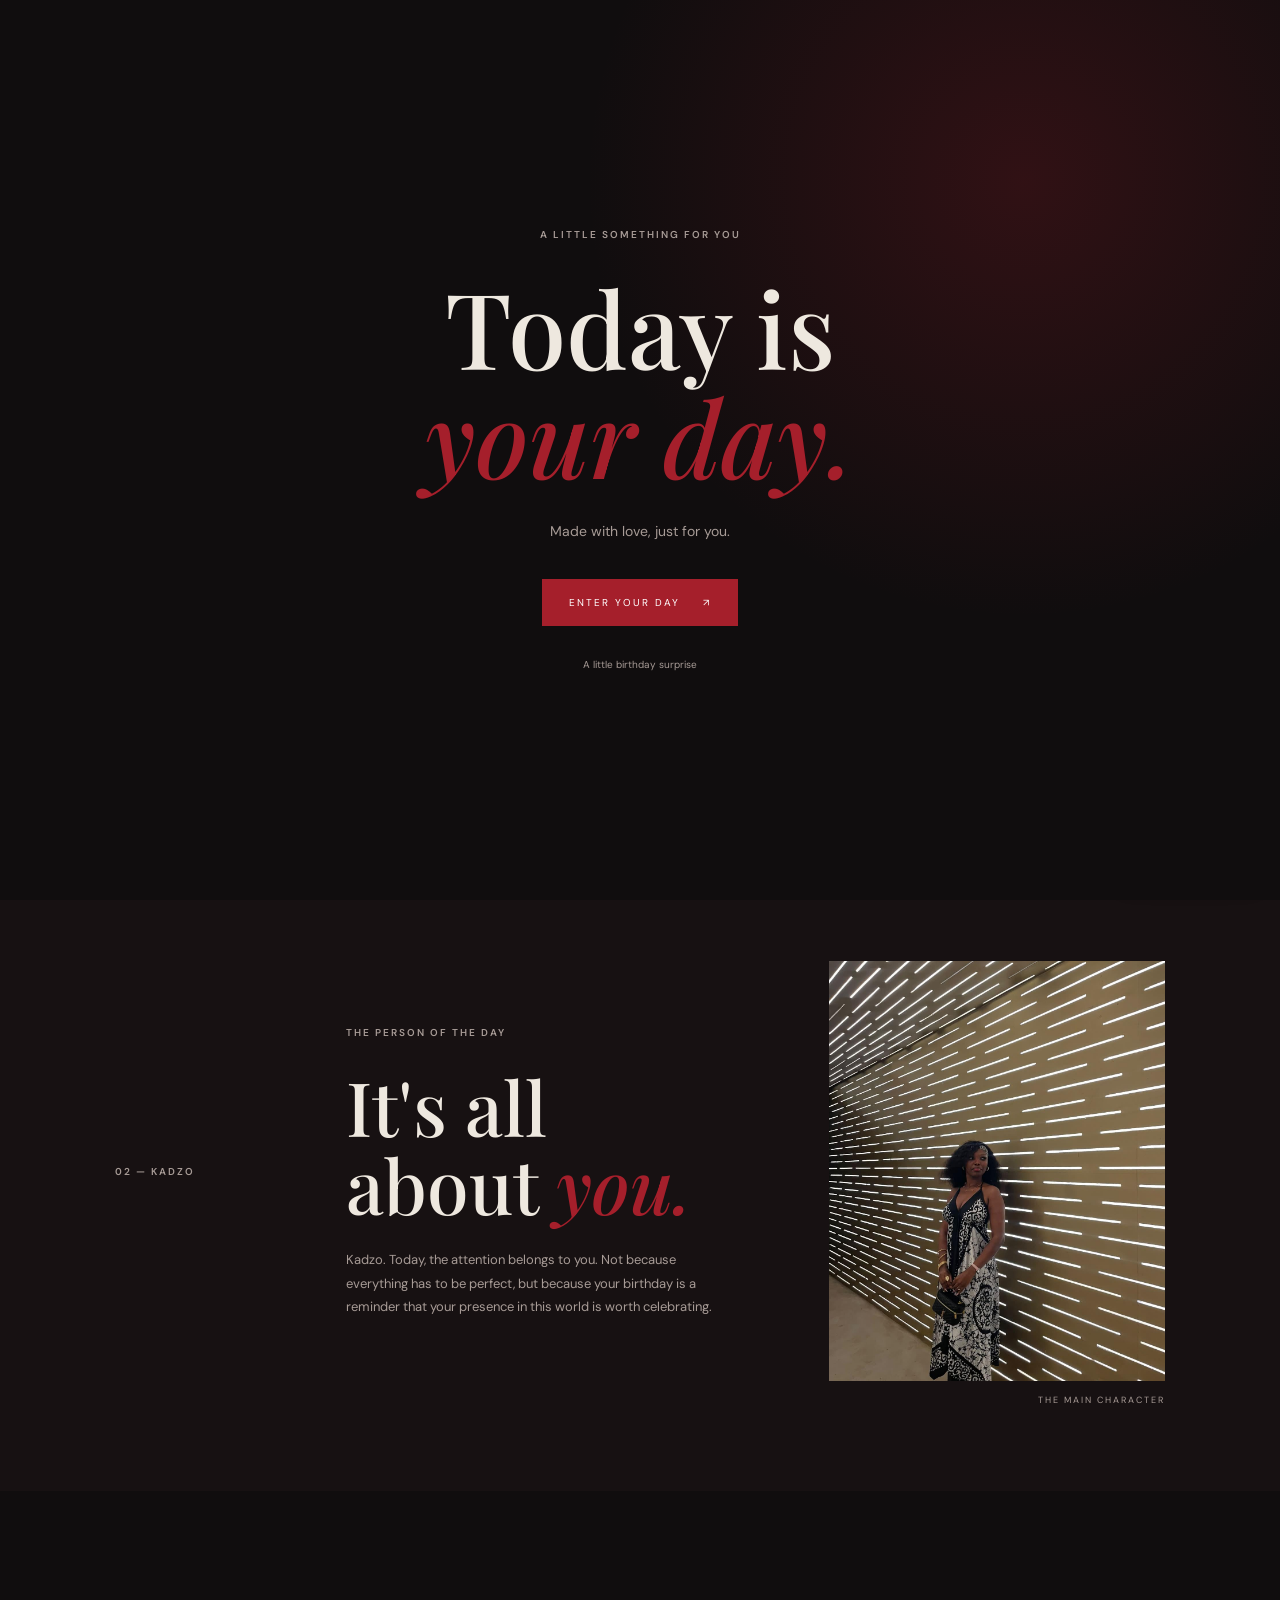
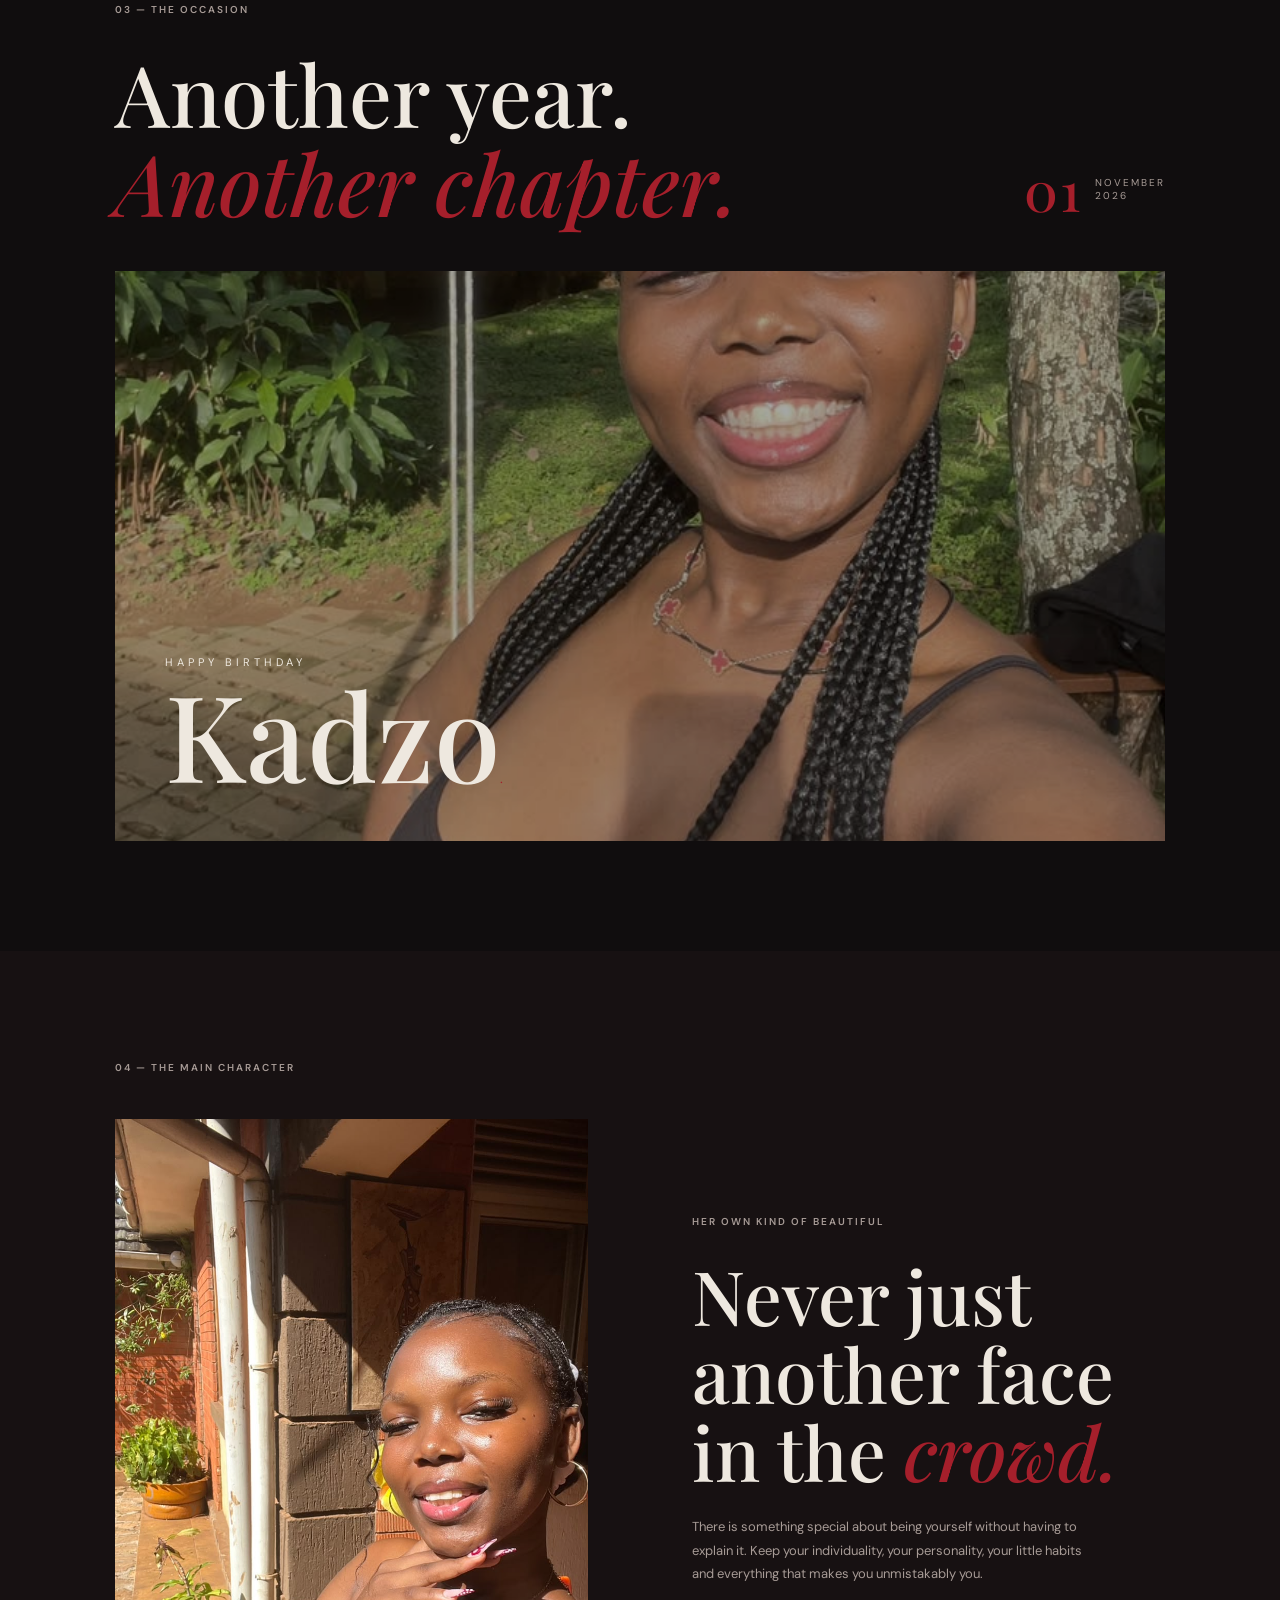
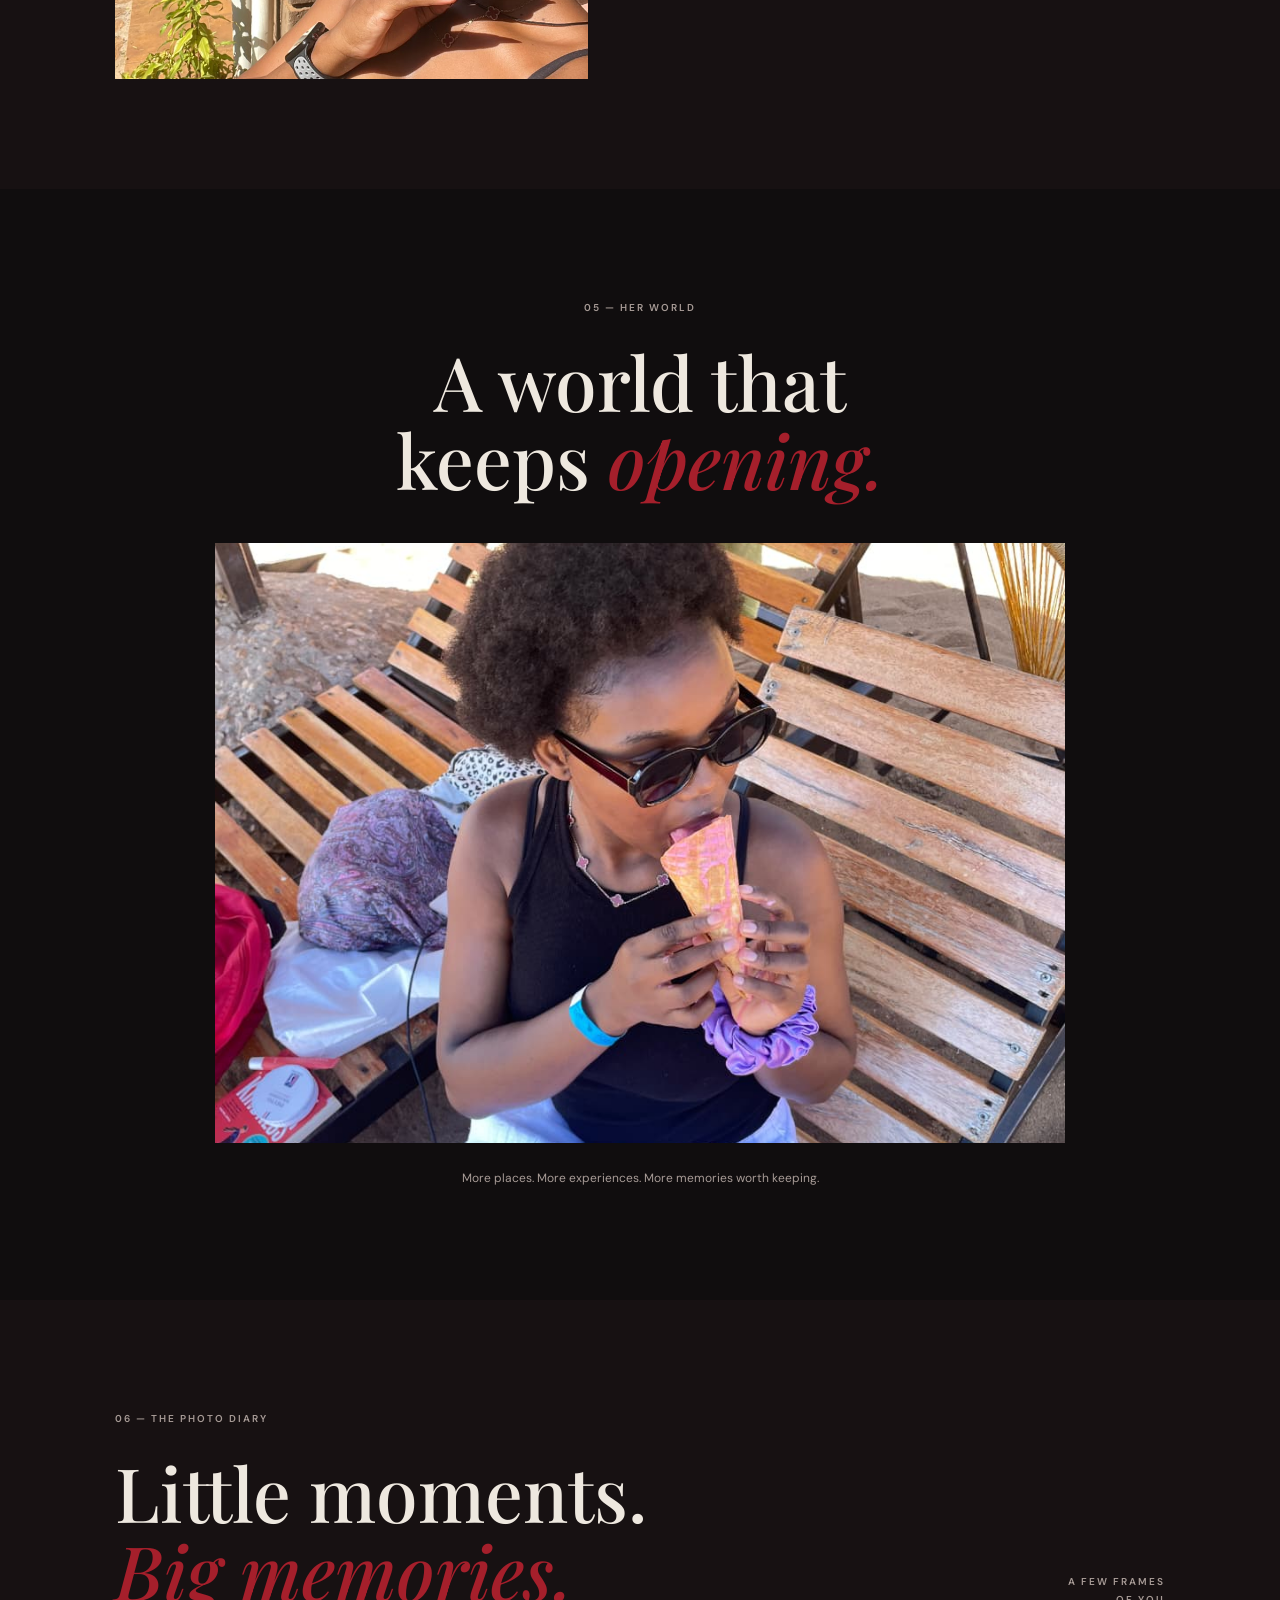
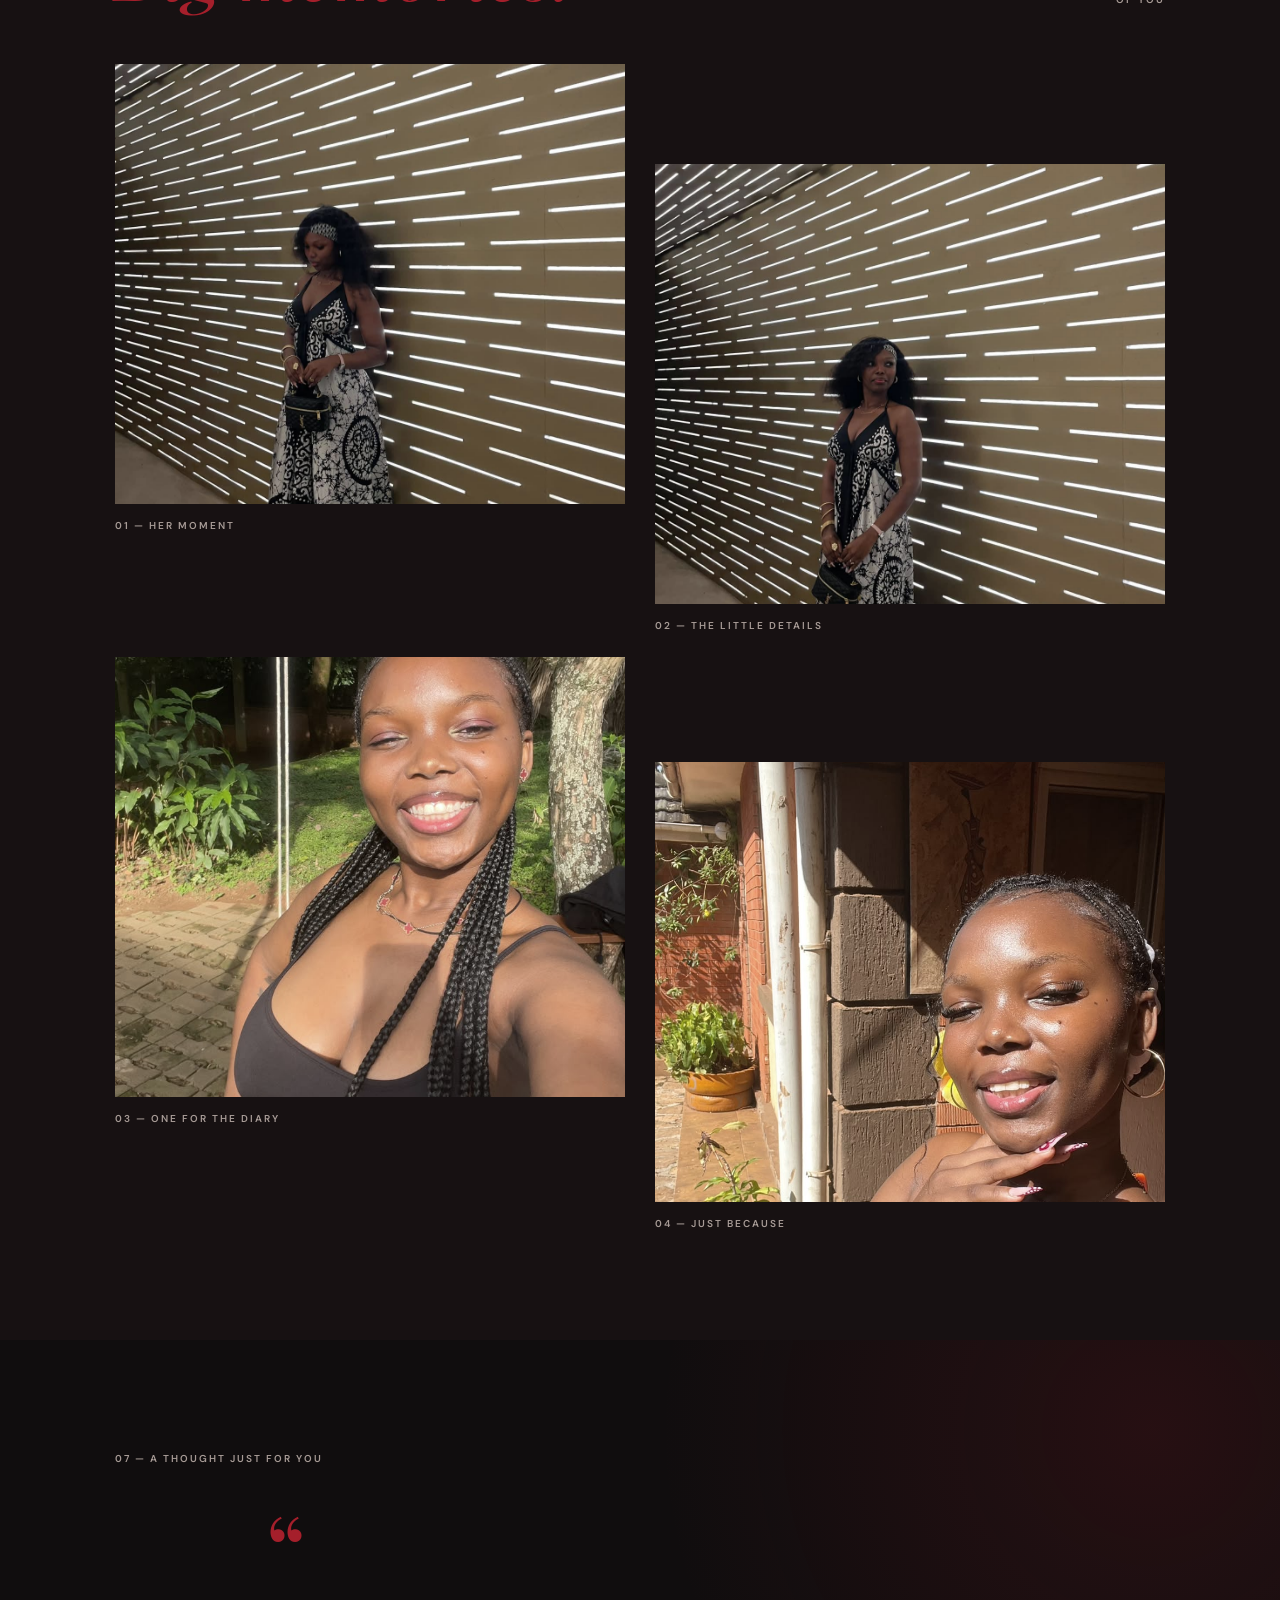
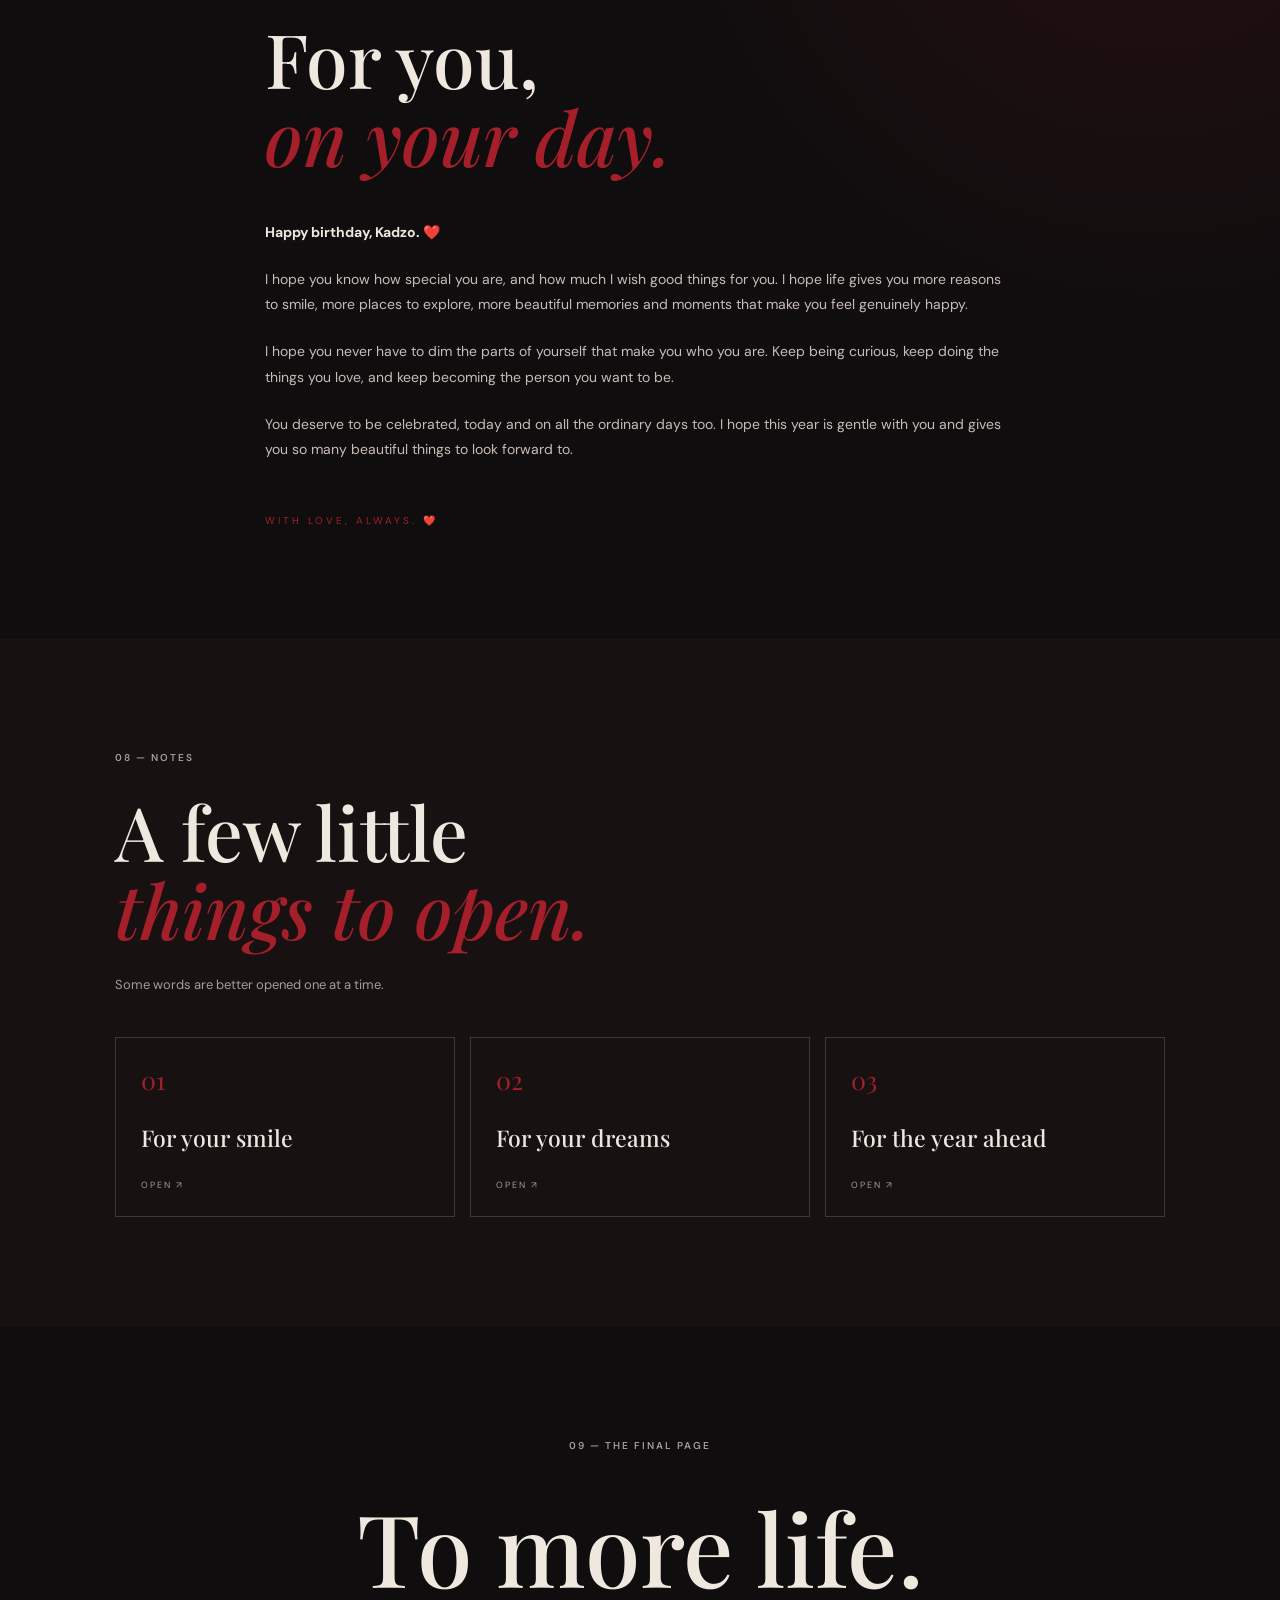
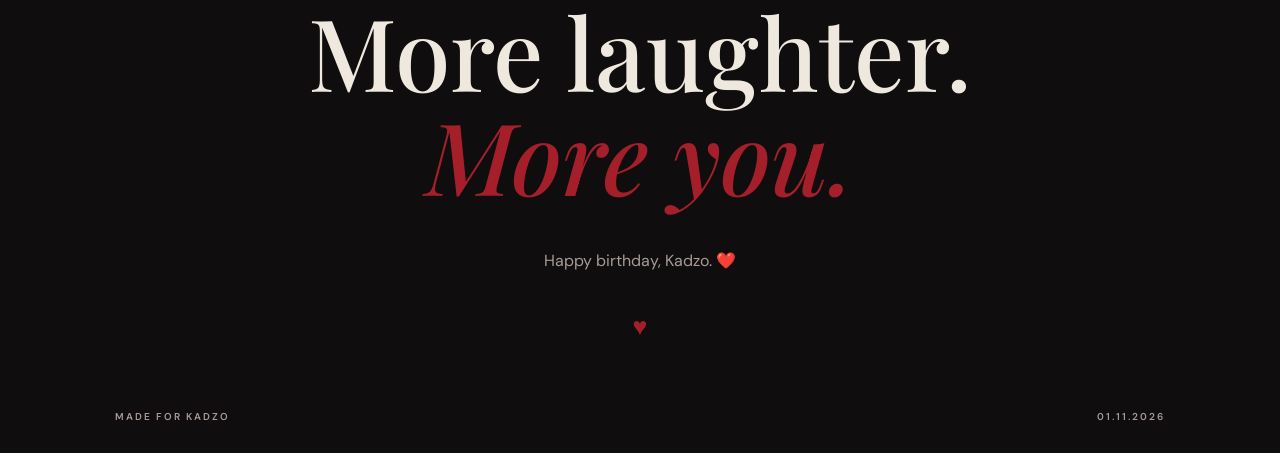
<file: index.html>
<!DOCTYPE html>
<html lang="en">
<head>
  <meta charset="UTF-8">
  <meta name="viewport" content="width=device-width, initial-scale=1.0">
  <meta name="theme-color" content="#100d0e">
  <title>Happy Birthday, Kadzo ❤️</title>

  <link rel="preconnect" href="https://fonts.googleapis.com">
  <link rel="preconnect" href="https://fonts.gstatic.com" crossorigin>
  <link href="https://fonts.googleapis.com/css2?family=DM+Sans:wght@400;500;600;700&family=Playfair+Display:ital,wght@0,500;0,600;0,700;1,500;1,600&display=swap" rel="stylesheet">

  <link rel="stylesheet" href="style.css">
</head>

<body>

  <!-- Background music -->
  <audio id="backgroundMusic" loop preload="auto">
    <source src="https://github.com/Kadzo255/Kadzo-birthday/releases/download/v1.0.0/fire-on-fire.mp3.mp3" type="audio/mpeg">
  </audio>

  <!-- Welcome screen -->
  <div class="welcome-screen" id="welcomeScreen">
    <div class="welcome-content">
      <p class="eyebrow">A LITTLE SOMETHING FOR YOU</p>
      <h1>Today is<br><em>your day.</em></h1>
      <p class="welcome-subtitle">Made with love, just for you.</p>
      <button id="enterButton" class="enter-button">ENTER YOUR DAY <span>↗</span></button>
      <p class="welcome-small">A little birthday surprise</p>
    </div>
  </div>

  <!-- Main website -->
  <main id="mainContent">

    <header class="topbar">
      <a href="#" class="brand">K<span>.</span></a>
      <span class="topbar-note">A DAY WORTH CELEBRATING</span>
      <span class="topbar-date">01 / 11</span>
    </header>

    <!-- Hero -->
    <section class="hero section-padding">
      <div class="hero-copy">
        <p class="eyebrow">01 — A DAY WORTH CELEBRATING</p>
        <h1>Some days<br>deserve to be<br><em>remembered.</em></h1>
        <p class="hero-description">
          And today is one of those days. A little space on the internet,
          dedicated to someone who deserves to feel celebrated.
        </p>
        <a href="#kadzo" class="text-link">TURN THE PAGE ↓</a>
      </div>

      <div class="hero-image">
        <img src="kadzo 2.jpg" alt="Kadzo">
        <span class="image-caption">THE BIRTHDAY EDITION — 2026</span>
      </div>
      <span class="hero-number">01</span>
    </section>

    <!-- Kadzo -->
    <section class="intro-section section-padding" id="kadzo">
      <div class="section-label">02 — KADZO</div>
      <div class="intro-content">
        <p class="eyebrow">THE PERSON OF THE DAY</p>
        <h2>It's all<br>about <em>you.</em></h2>
        <p>
          Kadzo. Today, the attention belongs to you. Not because everything
          has to be perfect, but because your birthday is a reminder that
          your presence in this world is worth celebrating.
        </p>
      </div>
      <div class="intro-image">
        <img src="kadzo 3.jpg" alt="Kadzo portrait">
        <span>THE MAIN CHARACTER</span>
      </div>
    </section>

    <!-- Occasion -->
    <section class="occasion-section section-padding">
      <p class="eyebrow">03 — THE OCCASION</p>
      <div class="occasion-heading">
        <h2>Another year.<br><em>Another chapter.</em></h2>
        <div class="occasion-date">
          <strong>01</strong>
          <span>NOVEMBER<br>2026</span>
        </div>
      </div>
      <div class="occasion-image">
        <img src="kadzo 5.jpg" alt="Birthday photo">
        <div class="occasion-overlay">
          <span>HAPPY BIRTHDAY</span>
          <h3>Kadzo<span>.</span></h3>
        </div>
      </div>
    </section>

    <!-- Main character -->
    <section class="character-section section-padding">
      <div class="section-label">04 — THE MAIN CHARACTER</div>
      <div class="character-grid">
        <div class="character-image">
          <img src="kadzo 6.jpg" alt="Kadzo">
        </div>
        <div class="character-copy">
          <p class="eyebrow">HER OWN KIND OF BEAUTIFUL</p>
          <h2>Never just<br>another face<br>in the <em>crowd.</em></h2>
          <p>
            There is something special about being yourself without
            having to explain it. Keep your individuality, your
            personality, your little habits and everything that makes
            you unmistakably you.
          </p>
        </div>
      </div>
    </section>

    <!-- Her world -->
    <section class="world-section section-padding">
      <p class="eyebrow">05 — HER WORLD</p>
      <h2>A world that<br>keeps <em>opening.</em></h2>
      <div class="world-image">
        <img src="kadzo 8.jpg" alt="Kadzo memories">
      </div>
      <p class="world-caption">
        More places. More experiences. More memories worth keeping.
      </p>
    </section>

    <!-- Photo diary -->
    <section class="diary-section section-padding">
      <div class="diary-heading">
        <div>
          <p class="eyebrow">06 — THE PHOTO DIARY</p>
          <h2>Little moments.<br><em>Big memories.</em></h2>
        </div>
        <span class="diary-count">A FEW FRAMES<br>OF YOU</span>
      </div>

      <div class="photo-grid">
        <figure class="photo photo-one">
          <img src="kadzo 2.jpg" alt="Kadzo memory">
          <figcaption>01 — HER MOMENT</figcaption>
        </figure>

        <figure class="photo photo-two">
          <img src="kadzo 3.jpg" alt="Kadzo memory">
          <figcaption>02 — THE LITTLE DETAILS</figcaption>
        </figure>

        <figure class="photo photo-three">
          <img src="kadzo 5.jpg" alt="Kadzo memory">
          <figcaption>03 — ONE FOR THE DIARY</figcaption>
        </figure>

        <figure class="photo photo-four">
          <img src="kadzo 6.jpg" alt="Kadzo memory">
          <figcaption>04 — JUST BECAUSE</figcaption>
        </figure>
      </div>
    </section>

    <!-- Personal message -->
    <section class="message-section section-padding" id="message">
      <p class="eyebrow">07 — A THOUGHT JUST FOR YOU</p>
      <div class="message-content">
        <span class="quote-mark">“</span>
        <h2>For you,<br><em>on your day.</em></h2>

        <p>Happy birthday, Kadzo. ❤️</p>

        <p>
          I hope you know how special you are, and how much I wish good things for you. I hope life gives you more reasons to smile, more places to explore, more beautiful memories and moments that make you feel genuinely happy.
        </p>

        <p>
          I hope you never have to dim the parts of yourself that make you who you are. Keep being curious, keep doing the things you love, and keep becoming the person you want to be.
        </p>

        <p>
          You deserve to be celebrated, today and on all the ordinary days too. I hope this year is gentle with you and gives you so many beautiful things to look forward to.
        </p>

        <span class="message-signoff">WITH LOVE, ALWAYS. ❤️</span>
      </div>
    </section>

    <!-- Notes -->
    <section class="notes-section section-padding">
      <p class="eyebrow">08 — NOTES</p>
      <h2>A few little<br><em>things to open.</em></h2>
      <p class="notes-intro">Some words are better opened one at a time.</p>

      <div class="notes-grid">
        <button class="note-card" data-note="noteOne">
          <span>01</span>
          <strong>For your smile</strong>
          <span class="note-open">OPEN ↗</span>
        </button>

        <button class="note-card" data-note="noteTwo">
          <span>02</span>
          <strong>For your dreams</strong>
          <span class="note-open">OPEN ↗</span>
        </button>

        <button class="note-card" data-note="noteThree">
          <span>03</span>
          <strong>For the year ahead</strong>
          <span class="note-open">OPEN ↗</span>
        </button>
      </div>
    </section>

    <!-- Final page -->
    <section class="final-section section-padding">
      <p class="eyebrow">09 — THE FINAL PAGE</p>
      <h2>To more life.<br>More laughter.<br><em>More you.</em></h2>
      <p>Happy birthday, Kadzo. ❤️</p>
      <span class="final-heart">♥</span>
      <div class="final-footer">
        <span>MADE FOR KADZO</span>
        <span>01.11.2026</span>
      </div>
    </section>

  </main>

  <!-- Music control -->
  <button id="musicButton" class="music-button" aria-label="Play or pause music">
    <span id="musicIcon">♫</span>
    <span id="musicText">PLAY MUSIC</span>
  </button>

  <!-- Note popup -->
  <div class="note-modal" id="noteModal">
    <div class="note-modal-content">
      <button class="close-modal" id="closeModal">×</button>
      <p class="eyebrow">A LITTLE NOTE FOR YOU</p>
      <h2 id="noteTitle"></h2>
      <p id="noteMessage"></p>
    </div>
  </div>

  <script src="script.js"></script>
</body>
</html>
</file>
<file: style.css>
:root {
  --black: #100d0e;
  --red: #a51f2b;
  --cream: #eee8df;
  --muted: #a79b96;
  --line: rgba(238, 232, 223, 0.18);
}

* {
  box-sizing: border-box;
  margin: 0;
  padding: 0;
}

html {
  scroll-behavior: smooth;
}

body {
  background: var(--black);
  color: var(--cream);
  font-family: "DM Sans", sans-serif;
  overflow-x: hidden;
}

img {
  display: block;
  width: 100%;
  height: 100%;
  object-fit: cover;
}

button, a {
  font: inherit;
}

a {
  color: inherit;
  text-decoration: none;
}

.section-padding {
  padding: 110px 9%;
  position: relative;
}

.eyebrow,
.section-label,
.image-caption,
.photo figcaption,
.diary-count,
.final-footer {
  font-size: 10px;
  letter-spacing: 2px;
  color: var(--muted);
  font-weight: 600;
}

h1, h2, h3 {
  font-family: "Playfair Display", serif;
  font-weight: 500;
  line-height: 1.04;
}

h1 em, h2 em {
  color: var(--red);
  font-weight: 500;
}

p {
  line-height: 1.8;
}

/* Welcome screen */

.welcome-screen {
  position: fixed;
  inset: 0;
  z-index: 100;
  background:
    radial-gradient(circle at 80% 20%, rgba(165,31,43,.22), transparent 35%),
    var(--black);
  display: grid;
  place-items: center;
  text-align: center;
  transition: opacity .8s ease, visibility .8s ease;
}

.welcome-screen.hide {
  opacity: 0;
  visibility: hidden;
}

.welcome-content {
  padding: 25px;
}

.welcome-content h1 {
  font-size: clamp(55px, 10vw, 105px);
  margin: 28px 0;
}

.welcome-subtitle {
  color: var(--muted);
  font-size: 14px;
  margin-bottom: 35px;
}

.enter-button {
  background: var(--red);
  color: white;
  border: none;
  padding: 17px 27px;
  letter-spacing: 2px;
  font-size: 10px;
  cursor: pointer;
  transition: .3s;
}

.enter-button:hover {
  background: #c32d3a;
  transform: translateY(-3px);
}

.enter-button span {
  margin-left: 18px;
}

.welcome-small {
  color: var(--muted);
  font-size: 10px;
  margin-top: 30px;
}

/* Top navigation */

.topbar {
  height: 75px;
  padding: 0 9%;
  display: flex;
  align-items: center;
  justify-content: space-between;
  border-bottom: 1px solid var(--line);
}

.brand {
  font-family: "Playfair Display", serif;
  font-size: 27px;
}

.brand span {
  color: var(--red);
}

.topbar-note,
.topbar-date {
  font-size: 9px;
  letter-spacing: 2px;
  color: var(--muted);
}

/* Hero */

.hero {
  min-height: 680px;
  display: grid;
  grid-template-columns: 1fr .85fr;
  align-items: center;
  gap: 8%;
}

.hero h1 {
  font-size: clamp(55px, 7vw, 90px);
  margin: 35px 0 25px;
}

.hero-description {
  max-width: 390px;
  color: var(--muted);
  font-size: 13px;
}

.text-link {
  display: inline-block;
  margin-top: 35px;
  font-size: 10px;
  letter-spacing: 2px;
  border-bottom: 1px solid var(--red);
  padding-bottom: 10px;
}

.hero-image {
  height: 510px;
  position: relative;
}

.hero-image img {
  filter: saturate(.8);
}

.image-caption {
  position: absolute;
  bottom: -25px;
  left: 0;
}

.hero-number {
  position: absolute;
  right: 9%;
  bottom: 30px;
  color: var(--red);
  font-family: "Playfair Display", serif;
  font-size: 90px;
  opacity: .6;
}

/* Intro */

.intro-section {
  background: #171112;
  display: grid;
  grid-template-columns: .4fr 1fr .8fr;
  align-items: center;
  gap: 6%;
}

.intro-content h2,
.character-copy h2,
.world-section h2,
.diary-heading h2,
.message-content h2,
.notes-section h2 {
  font-size: clamp(45px, 6vw, 75px);
  margin: 25px 0;
}

.intro-content p:last-child,
.character-copy p:last-child {
  color: var(--muted);
  font-size: 13px;
  max-width: 390px;
}

.intro-image {
  height: 420px;
  position: relative;
}

.intro-image span {
  position: absolute;
  bottom: -25px;
  right: 0;
  font-size: 9px;
  letter-spacing: 2px;
  color: var(--muted);
}

/* Occasion */

.occasion-heading {
  display: flex;
  align-items: end;
  justify-content: space-between;
  margin: 30px 0 45px;
}

.occasion-heading h2 {
  font-size: clamp(45px, 7vw, 85px);
}

.occasion-date {
  display: flex;
  align-items: center;
  gap: 12px;
  color: var(--muted);
  font-size: 10px;
  letter-spacing: 2px;
}

.occasion-date strong {
  color: var(--red);
  font-family: "Playfair Display", serif;
  font-size: 55px;
  font-weight: 500;
}

.occasion-image {
  height: 570px;
  position: relative;
  overflow: hidden;
}

.occasion-image img {
  filter: brightness(.65) saturate(.8);
}

.occasion-overlay {
  position: absolute;
  bottom: 45px;
  left: 50px;
}

.occasion-overlay span {
  letter-spacing: 4px;
  font-size: 11px;
}

.occasion-overlay h3 {
  font-size: clamp(65px, 10vw, 120px);
}

.occasion-overlay h3 span {
  color: var(--red);
}

/* Character */

.character-section {
  background: #171112;
}

.character-grid {
  display: grid;
  grid-template-columns: 1fr 1fr;
  gap: 10%;
  align-items: center;
  margin-top: 45px;
}

.character-image {
  height: 560px;
}

.character-copy {
  padding: 30px 0;
}

/* Her world */

.world-section {
  text-align: center;
}

.world-section h2 {
  margin-bottom: 45px;
}

.world-image {
  height: 600px;
  max-width: 850px;
  margin: auto;
}

.world-caption {
  margin-top: 25px;
  color: var(--muted);
  font-size: 12px;
}

/* Photo diary */

.diary-section {
  background: #171112;
}

.diary-heading {
  display: flex;
  justify-content: space-between;
  align-items: end;
  margin-bottom: 55px;
}

.diary-heading h2 {
  margin-bottom: 0;
}

.diary-count {
  text-align: right;
  line-height: 1.8;
}

.photo-grid {
  display: grid;
  grid-template-columns: 1fr 1fr;
  gap: 55px 30px;
  align-items: start;
}

.photo img {
  height: 440px;
  filter: saturate(.8);
  transition: transform .5s ease;
}

.photo:hover img {
  transform: scale(1.025);
}

.photo-two {
  margin-top: 100px;
}

.photo-three {
  margin-top: -30px;
}

.photo-four {
  margin-top: 75px;
}

.photo figcaption {
  padding-top: 15px;
}

/* Personal message */

.message-section {
  background:
    radial-gradient(circle at 90% 10%, rgba(165,31,43,.15), transparent 35%),
    var(--black);
}

.message-content {
  max-width: 750px;
  margin: 45px auto 0;
}

.quote-mark {
  color: var(--red);
  font-family: "Playfair Display", serif;
  font-size: 100px;
  line-height: .7;
}

.message-content h2 {
  margin-bottom: 45px;
}

.message-content p {
  font-size: 14px;
  color: #c8bdb6;
  margin-bottom: 22px;
}

.message-content p:first-of-type {
  color: var(--cream);
  font-weight: 700;
}

.message-signoff {
  display: inline-block;
  color: var(--red);
  font-size: 10px;
  letter-spacing: 3px;
  margin-top: 30px;
}

/* Notes */

.notes-section {
  background: #171112;
}

.notes-intro {
  color: var(--muted);
  font-size: 13px;
  margin-bottom: 40px;
}

.notes-grid {
  display: grid;
  grid-template-columns: repeat(3, 1fr);
  gap: 15px;
}

.note-card {
  text-align: left;
  min-height: 180px;
  padding: 25px;
  border: 1px solid var(--line);
  background: transparent;
  color: var(--cream);
  cursor: pointer;
  display: flex;
  flex-direction: column;
  justify-content: space-between;
  transition: .3s;
}

.note-card:hover {
  border-color: var(--red);
  background: rgba(165,31,43,.08);
  transform: translateY(-5px);
}

.note-card > span:first-child {
  color: var(--red);
  font-family: "Playfair Display", serif;
  font-size: 25px;
}

.note-card strong {
  font-family: "Playfair Display", serif;
  font-size: 23px;
  font-weight: 500;
}

.note-open {
  color: var(--muted);
  font-size: 9px;
  letter-spacing: 2px;
}

/* Final page */

.final-section {
  text-align: center;
  min-height: 650px;
  display: flex;
  flex-direction: column;
  align-items: center;
  justify-content: center;
}

.final-section h2 {
  font-size: clamp(55px, 8vw, 100px);
  margin: 40px 0;
}

.final-section > p:not(.eyebrow) {
  color: var(--muted);
}

.final-heart {
  color: var(--red);
  font-size: 25px;
  margin-top: 35px;
}

.final-footer {
  position: absolute;
  bottom: 30px;
  left: 9%;
  right: 9%;
  display: flex;
  justify-content: space-between;
}

/* Music player */

.music-button {
  position: fixed;
  bottom: 25px;
  right: 25px;
  z-index: 50;
  background: var(--red);
  color: white;
  border: none;
  padding: 14px 18px;
  display: flex;
  align-items: center;
  gap: 12px;
  cursor: pointer;
  font-size: 9px;
  letter-spacing: 2px;
  box-shadow: 0 5px 25px rgba(0,0,0,.3);
}

#musicIcon {
  font-size: 18px;
}

/* Notes popup */

.note-modal {
  display: none;
  position: fixed;
  inset: 0;
  z-index: 110;
  background: rgba(0,0,0,.85);
  padding: 20px;
  place-items: center;
}

.note-modal.show {
  display: grid;
}

.note-modal-content {
  width: min(500px, 100%);
  background: #1b1315;
  border: 1px solid var(--line);
  padding: 55px 40px;
  position: relative;
}

.note-modal-content h2 {
  font-family: "Playfair Display", serif;
  font-size: 38px;
  margin: 25px 0;
}

.note-modal-content p:last-child {
  color: var(--muted);
  font-size: 14px;
}

.close-modal {
  position: absolute;
  top: 12px;
  right: 18px;
  border: none;
  background: none;
  color: white;
  font-size: 30px;
  cursor: pointer;
}

/* Mobile */

@media (max-width: 750px) {
  .section-padding {
    padding: 75px 7%;
  }

  .topbar {
    padding: 0 7%;
  }

  .topbar-note {
    display: none;
  }

  .hero {
    grid-template-columns: 1fr;
    gap: 50px;
    padding-top: 80px;
  }

  .hero-image {
    height: 430px;
  }

  .hero-number {
    bottom: 5px;
    right: 7%;
    font-size: 65px;
  }

  .intro-section {
    grid-template-columns: 1fr;
    gap: 35px;
  }

  .intro-image {
    height: 420px;
  }

  .occasion-heading {
    align-items: start;
    gap: 20px;
  }

  .occasion-image {
    height: 430px;
  }

  .occasion-overlay {
    left: 25px;
    bottom: 30px;
  }

  .character-grid {
    grid-template-columns: 1fr;
    gap: 35px;
  }

  .character-image {
    height: 430px;
  }

  .world-image {
    height: 430px;
  }

  .diary-heading {
    align-items: start;
    gap: 20px;
  }

  .photo-grid {
    gap: 35px 15px;
  }

  .photo img {
    height: 270px;
  }

  .photo-two,
  .photo-four {
    margin-top: 55px;
  }

  .photo-three {
    margin-top: -15px;
  }

  .notes-grid {
    grid-template-columns: 1fr;
  }

  .note-card {
    min-height: 140px;
  }

  .final-section {
    min-height: 550px;
  }

  .music-button {
    bottom: 15px;
    right: 15px;
  }
}

@media (max-width: 400px) {
  .photo img {
    height: 220px;
  }

  .diary-count {
    font-size: 8px;
  }

  .occasion-date strong {
    font-size: 40px;
  }
}
</file>
